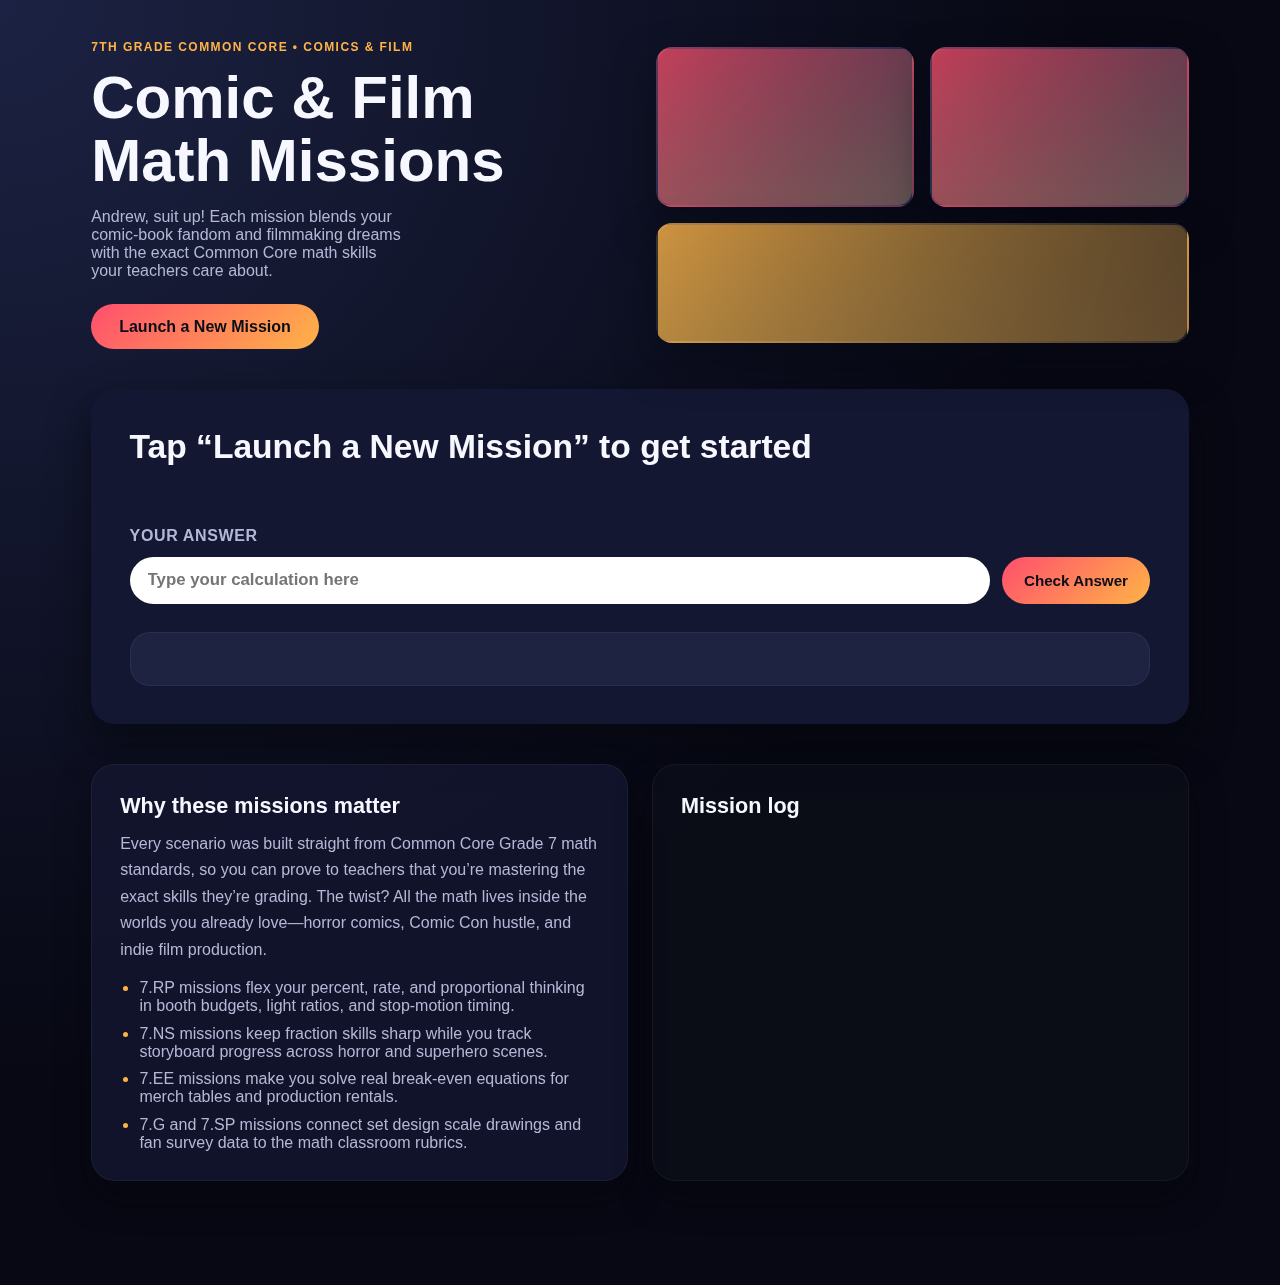
<file: Math Game Project/index.html>
<!DOCTYPE html>
<html lang="en">
  <head>
    <meta charset="UTF-8" />
    <meta name="viewport" content="width=device-width, initial-scale=1.0" />
    <title>Comic & Film Math Missions</title>
    <link rel="stylesheet" href="styles.css" />
  </head>
  <body>
    <main class="app-shell">
      <header class="hero">
        <div class="hero__text">
          <p class="hero__badge">7th Grade Common Core • Comics & Film</p>
          <h1>Comic &amp; Film Math Missions</h1>
          <p class="hero__lead">
            Andrew, suit up! Each mission blends your comic-book fandom and
            filmmaking dreams with the exact Common Core math skills your
            teachers care about.
          </p>
          <button id="mission-button" class="cta">Launch a New Mission</button>
        </div>
        <div class="hero__art" aria-hidden="true">
          <div class="panel panel--one"></div>
          <div class="panel panel--two"></div>
          <div class="panel panel--three"></div>
        </div>
      </header>

      <section class="mission" aria-live="polite">
        <div class="mission__header">
          <h2 id="mission-title">Tap “Launch a New Mission” to get started</h2>
          <p id="mission-standard" class="mission__standard"></p>
        </div>
        <p id="mission-context" class="mission__context"></p>
        <p id="mission-question" class="mission__question"></p>

        <form id="answer-form" class="answer" novalidate>
          <label class="answer__label" for="answer-input">Your answer</label>
          <div class="answer__controls">
            <input
              id="answer-input"
              name="answer"
              type="text"
              autocomplete="off"
              inputmode="decimal"
              placeholder="Type your calculation here"
              required
            />
            <button type="submit" class="cta cta--small">Check Answer</button>
          </div>
          <p class="answer__tip" id="answer-tip"></p>
        </form>

        <div id="feedback" class="feedback" hidden>
          <p id="feedback-result" class="feedback__result"></p>
          <p id="feedback-explanation" class="feedback__explanation"></p>
        </div>
      </section>

      <section class="intel">
        <div class="intel__card">
          <h3>Why these missions matter</h3>
          <p>
            Every scenario was built straight from Common Core Grade 7 math
            standards, so you can prove to teachers that you’re mastering the
            exact skills they’re grading. The twist? All the math lives inside
            the worlds you already love—horror comics, Comic Con hustle, and
            indie film production.
          </p>
          <ul id="intel-list" class="intel__list"></ul>
        </div>
        <div class="intel__card intel__card--log">
          <h3>Mission log</h3>
          <ol id="mission-log" class="mission-log"></ol>
        </div>
      </section>
    </main>

    <template id="log-entry-template">
      <li>
        <p class="mission-log__title"></p>
        <p class="mission-log__summary"></p>
      </li>
    </template>

    <script src="script.js"></script>
  </body>
</html>
</file>
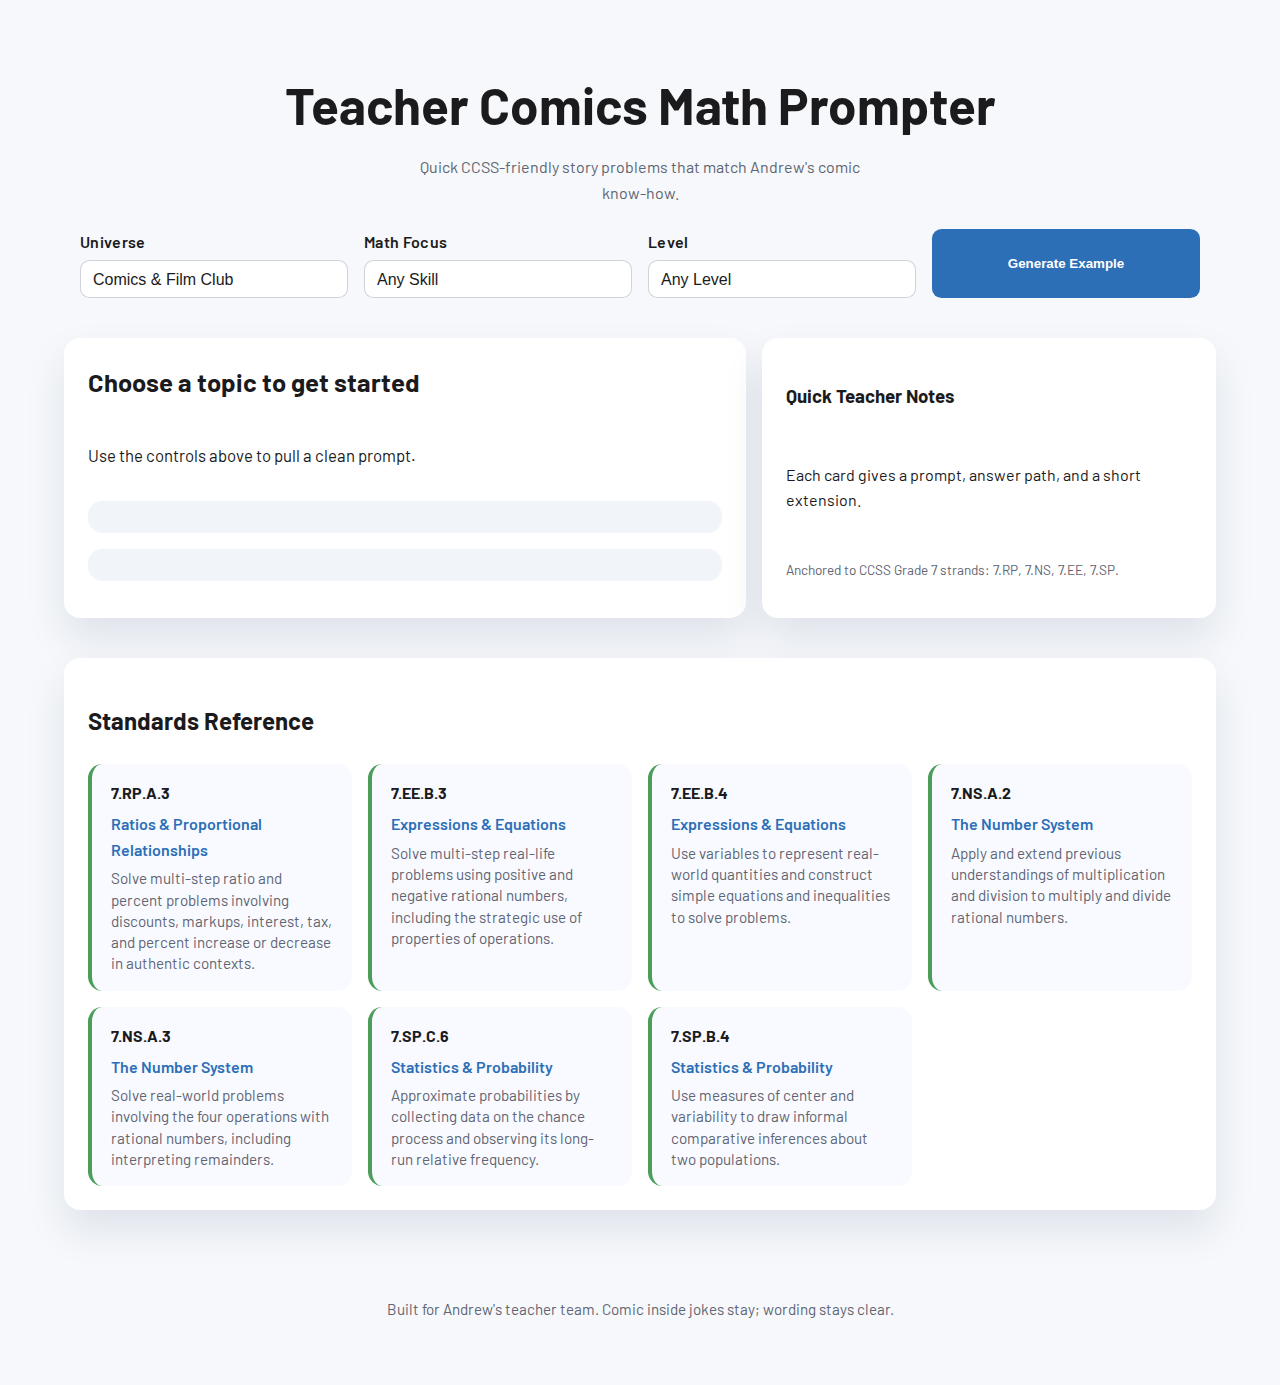
<file: MathGameProject/index.html>
<!DOCTYPE html>
<html lang="en">
<head>
  <meta charset="UTF-8" />
  <meta name="viewport" content="width=device-width, initial-scale=1.0" />
  <title>Teacher Comics Math Prompter</title>
  <link rel="stylesheet" href="styles.css" />
  <link rel="preconnect" href="https://fonts.googleapis.com" />
  <link rel="preconnect" href="https://fonts.gstatic.com" crossorigin />
  <link href="https://fonts.googleapis.com/css2?family=Barlow:wght@400;600;700&display=swap" rel="stylesheet" />
</head>
<body>
  <header class="hero">
    <h1>Teacher Comics Math Prompter</h1>
    <p class="tagline">Quick CCSS-friendly story problems that match Andrew's comic know-how.</p>
  </header>

  <main>
    <section class="controls">
      <div class="control-group">
        <label for="context">Universe</label>
        <select id="context">
          <option value="all">Comics &amp; Film Club</option>
          <option value="comics">Comic Books</option>
          <option value="film">Film Projects</option>
        </select>
      </div>
      <div class="control-group">
        <label for="skill">Math Focus</label>
        <select id="skill">
          <option value="all">Any Skill</option>
          <option value="percents">Percents &amp; Proportions (7.RP.A.3)</option>
          <option value="equations">Expressions &amp; Equations (7.EE.B.3/B.4)</option>
          <option value="numbers">Number Sense &amp; Ratios (7.NS.A)</option>
          <option value="stats">Statistics &amp; Probability (7.SP)</option>
        </select>
      </div>
      <div class="control-group">
        <label for="difficulty">Level</label>
        <select id="difficulty">
          <option value="all">Any Level</option>
          <option value="easy">Level 1 – Warm-Up</option>
          <option value="medium">Level 2 – Practice</option>
          <option value="hard">Level 3 – Challenge</option>
        </select>
      </div>
      <button id="generate" class="primary">Generate Example</button>
    </section>

    <section class="output" aria-live="polite">
      <article class="card" id="problem-card">
        <header class="card__header">
          <div>
            <h2 id="problem-title">Choose a topic to get started</h2>
            <p id="problem-context" class="card__context"></p>
          </div>
          <div class="standards" id="standard-tags"></div>
        </header>
        <div class="card__body">
          <p id="problem-text" class="card__prompt">Use the controls above to pull a clean prompt.</p>
        </div>
        <footer class="card__footer" id="solution-area">
          <div class="solution" id="solution-box"></div>
          <div class="extension" id="extension-box"></div>
        </footer>
      </article>

      <aside class="card research" id="research-card">
        <h3>Quick Teacher Notes</h3>
        <p>Each card gives a prompt, answer path, and a short extension.</p>
        <p class="small">Anchored to CCSS Grade 7 strands: 7.RP, 7.NS, 7.EE, 7.SP.</p>
      </aside>
    </section>

    <section class="standards-panel">
      <h2>Standards Reference</h2>
      <div class="standard-list" id="standards-list"></div>
    </section>
  </main>

  <footer class="footer">
    <p>Built for Andrew's teacher team. Comic inside jokes stay; wording stays clear.</p>
  </footer>

  <script src="app.js"></script>
</body>
</html>
</file>
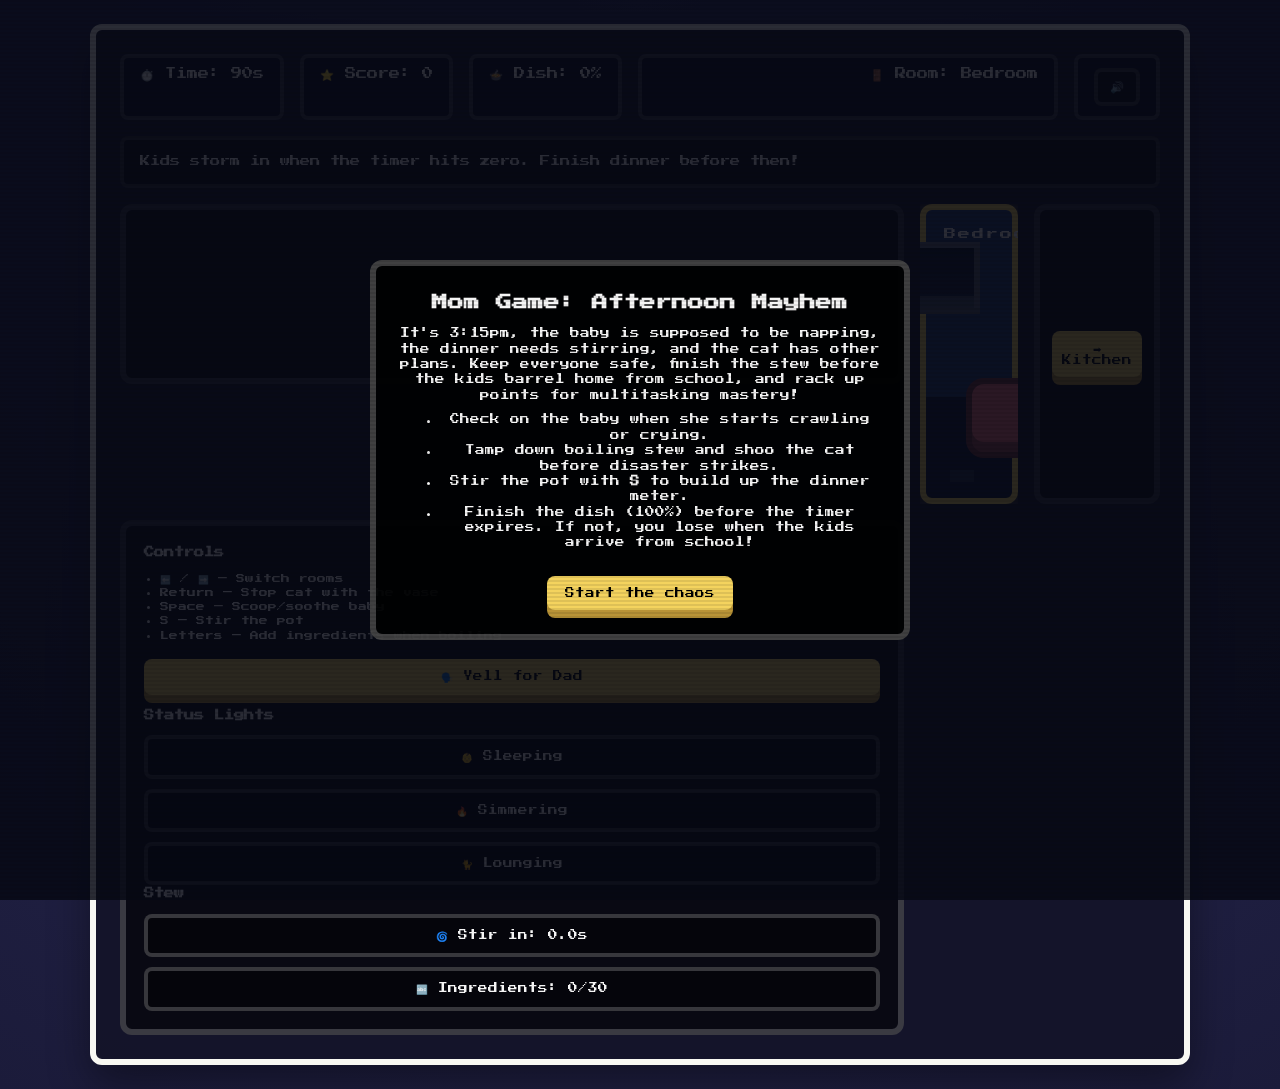
<file: mom-game.html>
<!DOCTYPE html>
<html lang="en">
<head>
    <meta charset="UTF-8">
    <meta name="viewport" content="width=device-width, initial-scale=1.0">
    <title>Mom Game: Afternoon Mayhem</title>
    <link rel="preconnect" href="https://fonts.googleapis.com">
    <link rel="preconnect" href="https://fonts.gstatic.com" crossorigin>
    <link href="https://fonts.googleapis.com/css2?family=Press+Start+2P&display=swap" rel="stylesheet">
    <link rel="stylesheet" href="mom-game.css">
</head>
<body>
    <div class="crt-overlay"></div>
    <div class="game-shell">
        <header class="hud">
            <div class="stat">⏱️ Time: <span id="timeStat">90</span>s</div>
            <div class="stat">⭐ Score: <span id="scoreStat">0</span></div>
            <div class="stat">🍲 Dish: <span id="dishStat">0%</span></div>
            <div class="stat room-indicator">🚪 Room: <span id="roomStat">Bedroom</span></div>
            <div class="stat audio-control">
                <button id="muteButton" class="mute-btn">🔊</button>
            </div>
        </header>

        <div class="objective" id="objective">
            Kids storm in when the timer hits zero. Finish dinner before then!
        </div>

        <main class="viewport">
            <section class="event-feed" id="eventFeed"></section>
        
            <div class="room-column">
                <section class="room bedroom active" id="bedroomScene">
                    <div class="room-title">Bedroom</div>
                    <div class="pixel-window"></div>
                    <div class="pixel-bed">
                        <div class="baby" id="babySprite"></div>
                    </div>
                    <div class="floor-detail"></div>
                    <div class="room-alert" id="bedroomAlert"></div>
                    <div class="room-alert" id="bedroomPenalty"></div>
                </section>

                <section class="room kitchen" id="kitchenScene">
                    <div class="room-title">Kitchen</div>
                    <div class="counter">
                        <div class="stove">
                            <div class="pot" id="potSprite"></div>
                            <div class="burner-glow" id="burnerGlow"></div>
                            <div class="letter-prompt" id="letterPrompt"></div>
                        </div>
                        <div class="cat-shelf">
                            <div class="vase" id="vaseSprite"></div>
                            <div class="cat" id="catSprite"></div>
                        </div>
                    </div>
                    <div class="ingredient-conveyor" id="ingredientConveyor"></div>
                    <div class="room-alert" id="kitchenAlert"></div>
                    <div class="room-alert" id="kitchenPenalty"></div>
                </section>
                <div class="kids-arrival" id="kidsArrival" hidden>
                    <div class="door" id="kidsDoor"></div>
                    <div class="kid k1"></div>
                    <div class="kid k2"></div>
                    <div class="kid k3"></div>
                    <div class="kid k4"></div>
                    <div class="backpack b1"></div>
                    <div class="backpack b2"></div>
                    <div class="backpack b3"></div>
                </div>
            </div>

            <aside class="nav-column" id="navColumn">
                <button id="navButton" class="nav-button">➡ Kitchen</button>
            </aside>

            <aside class="mechanics-column">
                <h2>Controls</h2>
                <ul>
                    <li>⬅️ / ➡️ — Switch rooms</li>
                    <li>Return — Stop cat with the vase</li>
                    <li>Space — Scoop/soothe baby</li>
                    <li>S — Stir the pot</li>
                    <li>Letters — Add ingredients when boiling</li>
                </ul>
                <button id="callDadButton" class="nav-button" style="margin-bottom:12px;">🗣️ Yell for Dad</button>
                <h2>Status Lights</h2>
                <div class="status-lights">
                    <div class="light" id="babyLight">👶 Sleeping</div>
                    <div class="light" id="potLight">🔥 Simmering</div>
                    <div class="light" id="catLight">🐈 Lounging</div>
                </div>
                <h2>Stew</h2>
                <div class="status-lights">
                    <div class="light" id="stirTimer">🌀 Stir in: <span id="stirCountdown">4.0</span>s</div>
                    <div class="light" id="letterCounter">🔤 Ingredients: <span id="lettersCount">0</span>/<span id="lettersTotal">30</span></div>
                </div>
            </aside>
        </main>

        

        <div class="overlay" id="gameOverlay">
            <div class="overlay-card" id="introCard">
                <h1>Mom Game: Afternoon Mayhem</h1>
                <p>
                    It&apos;s 3:15pm, the baby is supposed to be napping, the dinner needs stirring, and the cat has other plans.
                    Keep everyone safe, finish the stew before the kids barrel home from school, and rack up points for multitasking mastery!
                </p>
                <ul>
                    <li>Check on the baby when she starts crawling or crying.</li>
                    <li>Tamp down boiling stew and shoo the cat before disaster strikes.</li>
                    <li>Stir the pot with <strong>S</strong> to build up the dinner meter.</li>
                    <li>Finish the dish (100%) before the timer expires. If not, you lose when the kids arrive from school!</li>
                </ul>
                <button id="startButton">Start the chaos</button>
            </div>
            
            <div class="overlay-card" id="gameOverCard" style="display: none;">
                <h1 id="gameOverTitle">Shift Complete!</h1>
                <p id="gameOverMessage"></p>
                <button id="playAgainButton">Play again</button>
            </div>
        </div>
        <div class="overlay" id="dadOverlay" hidden>
            <div class="overlay-card">
                <h1>Yell for Dad…</h1>
                <div class="dad-roulette">
                    <div class="option">Helps ✅</div>
                    <div class="option">Makes it worse ❌</div>
                    <div class="arrow" id="dadArrow">➤</div>
                </div>
                <p id="dadOutcomeText"></p>
            </div>
        </div>
    </div>

    <script src="mom-game.js"></script>
</body>
</html>
</file>
<file: Math Game Project/styles.css>
:root {
  color-scheme: light dark;
  --bg: #0b0d17;
  --surface: #141731;
  --surface-alt: #1e2342;
  --accent: #ff4f6d;
  --accent-alt: #ffb347;
  --text: #f7f8ff;
  --muted: #b4b8d6;
  --success: #5fe3b5;
  --warning: #ffd25f;
  --error: #ff7b7b;
  font-size: 16px;
}

* {
  box-sizing: border-box;
}

body {
  margin: 0;
  font-family: "Trebuchet MS", "Segoe UI", sans-serif;
  background: radial-gradient(circle at top left, #1c2243, #070813 60%);
  color: var(--text);
  min-height: 100vh;
}

.app-shell {
  display: flex;
  flex-direction: column;
  gap: 2.5rem;
  padding: 2.5rem clamp(1rem, 4vw, 3.5rem);
  max-width: 1200px;
  margin: 0 auto 4rem;
}

.hero {
  display: grid;
  grid-template-columns: repeat(auto-fit, minmax(280px, 1fr));
  gap: 2rem;
  align-items: center;
}

.hero__badge {
  letter-spacing: 0.12em;
  text-transform: uppercase;
  color: var(--accent-alt);
  font-weight: 700;
  font-size: 0.75rem;
  margin: 0 0 0.75rem;
}

.hero h1 {
  font-size: clamp(2.5rem, 5vw, 3.75rem);
  margin: 0 0 1rem;
  line-height: 1.05;
}

.hero__lead {
  margin: 0 0 1.5rem;
  max-width: 36ch;
  color: var(--muted);
}

.hero__art {
  display: grid;
  gap: 1rem;
  grid-template-columns: repeat(2, minmax(0, 1fr));
  position: relative;
}

.panel {
  background: linear-gradient(135deg, rgba(255, 79, 109, 0.75), rgba(19, 28, 66, 0.95));
  border-radius: 1rem;
  border: 2px solid rgba(255, 255, 255, 0.08);
  box-shadow: 0 1.2rem 2.5rem rgba(7, 8, 19, 0.6);
  min-height: 160px;
  position: relative;
  overflow: hidden;
}

.panel::after {
  content: "";
  position: absolute;
  inset: 0;
  background: linear-gradient(160deg, transparent 0%, rgba(255, 180, 71, 0.35) 100%);
  mix-blend-mode: screen;
}

.panel--three {
  grid-column: 1 / -1;
  min-height: 120px;
  background: linear-gradient(135deg, rgba(255, 180, 71, 0.8), rgba(11, 13, 23, 0.8));
}

.cta {
  background: linear-gradient(135deg, var(--accent), var(--accent-alt));
  border: none;
  border-radius: 999px;
  padding: 0.85rem 1.75rem;
  color: #0b0d17;
  font-weight: 700;
  font-size: 1rem;
  cursor: pointer;
  transition: transform 0.2s ease, box-shadow 0.2s ease;
}

.cta:hover,
.cta:focus-visible {
  transform: translateY(-2px);
  box-shadow: 0 0.8rem 2rem rgba(255, 79, 109, 0.35);
}

.cta:focus-visible {
  outline: 3px solid rgba(255, 180, 71, 0.7);
  outline-offset: 2px;
}

.cta--small {
  padding: 0.7rem 1.4rem;
  font-size: 0.95rem;
}

.mission {
  background: var(--surface);
  border-radius: 1.5rem;
  padding: clamp(1.75rem, 3vw, 2.5rem);
  box-shadow: 0 1.2rem 2.5rem rgba(5, 6, 12, 0.65);
  display: grid;
  gap: 1rem;
}

.mission__header h2 {
  margin: 0;
  font-size: clamp(1.5rem, 3.2vw, 2.1rem);
}

.mission__standard {
  margin: 0.35rem 0 0;
  color: var(--warning);
  font-weight: 600;
  letter-spacing: 0.05em;
}

.mission__context {
  margin: 0;
  color: var(--muted);
  font-size: 1rem;
}

.mission__question {
  margin: 0;
  font-size: 1.15rem;
  font-weight: 600;
}

.answer {
  margin-top: 0.5rem;
  display: grid;
  gap: 0.75rem;
}

.answer__label {
  font-weight: 600;
  letter-spacing: 0.04em;
  text-transform: uppercase;
  color: var(--muted);
}

.answer__controls {
  display: flex;
  flex-wrap: wrap;
  gap: 0.75rem;
}

.answer__controls input {
  flex: 1 1 220px;
  min-height: 2.9rem;
  border-radius: 999px;
  border: 2px solid transparent;
  padding: 0 1rem;
  font-size: 1.05rem;
  font-weight: 600;
  transition: border-color 0.2s ease, box-shadow 0.2s ease;
}

.answer__controls input:focus-visible {
  border-color: var(--accent-alt);
  box-shadow: 0 0 0 4px rgba(255, 180, 71, 0.25);
  outline: none;
}

.answer__tip {
  margin: 0;
  color: var(--muted);
  font-size: 0.9rem;
}

.feedback {
  border-radius: 1.25rem;
  padding: 1.25rem;
  background: var(--surface-alt);
  border: 1px solid rgba(255, 255, 255, 0.06);
  display: grid;
  gap: 0.75rem;
}

.feedback__result {
  margin: 0;
  font-size: 1.15rem;
  font-weight: 700;
}

.feedback__explanation {
  margin: 0;
  color: var(--muted);
  line-height: 1.6;
}

.intel {
  display: grid;
  gap: 1.5rem;
  grid-template-columns: repeat(auto-fit, minmax(260px, 1fr));
}

.intel__card {
  background: rgba(20, 23, 49, 0.75);
  border-radius: 1.5rem;
  padding: 1.75rem;
  border: 1px solid rgba(255, 255, 255, 0.05);
  box-shadow: 0 1rem 2rem rgba(5, 6, 12, 0.55);
}

.intel__card h3 {
  margin: 0 0 0.75rem;
  font-size: 1.35rem;
}

.intel__card p {
  margin: 0 0 1rem;
  color: var(--muted);
  line-height: 1.65;
}

.intel__list {
  margin: 0;
  padding-left: 1.2rem;
  display: grid;
  gap: 0.6rem;
  color: var(--muted);
}

.intel__list li::marker {
  color: var(--accent-alt);
}

.intel__card--log {
  background: rgba(11, 13, 23, 0.85);
}

.mission-log {
  margin: 0;
  padding-left: 1.5rem;
  display: grid;
  gap: 1rem;
  color: var(--muted);
}

.mission-log__title {
  margin: 0;
  font-weight: 700;
  color: var(--text);
}

.mission-log__summary {
  margin: 0.35rem 0 0;
}

@media (max-width: 720px) {
  .app-shell {
    padding-top: 2rem;
  }

  .hero {
    text-align: center;
  }

  .hero__lead {
    margin-inline: auto;
  }

  .hero__art {
    order: -1;
  }
}
</file>
<file: MathGameProject/styles.css>
:root {
  --bg: #f6f8fb;
  --card: #ffffff;
  --accent: #2c6fb7;
  --accent-2: #4c9d5a;
  --text: #1b1b1d;
  --muted: #5f6572;
  --shadow: rgba(16, 38, 74, 0.1);
  --font: 'Barlow', system-ui, -apple-system, BlinkMacSystemFont, 'Segoe UI', sans-serif;
}

* {
  box-sizing: border-box;
}

body {
  margin: 0;
  font-family: var(--font);
  background: var(--bg);
  color: var(--text);
  min-height: 100vh;
  line-height: 1.6;
}

.hero {
  padding: clamp(2rem, 5vw, 4rem) clamp(1.5rem, 6vw, 5rem) 1.5rem;
  text-align: center;
}

.hero h1 {
  margin: 0 0 0.5rem;
  font-size: clamp(2rem, 6vw, 3.2rem);
}

.tagline {
  margin: 0 auto;
  color: var(--muted);
  max-width: 50ch;
}

main {
  padding: 0 clamp(1.5rem, 5vw, 4rem) 3rem;
  display: flex;
  flex-direction: column;
  gap: 2.5rem;
}

.controls {
  display: grid;
  grid-template-columns: repeat(auto-fit, minmax(220px, 1fr));
  gap: 1rem;
  background: transparent;
  padding: 0 clamp(0.5rem, 3vw, 1rem);
}

.control-group {
  display: flex;
  flex-direction: column;
  gap: 0.35rem;
}

label {
  font-weight: 600;
  letter-spacing: 0.02em;
}

select {
  background: #ffffff;
  color: var(--text);
  border: 1px solid rgba(16, 38, 74, 0.2);
  border-radius: 0.6rem;
  padding: 0.6rem 0.75rem;
  font-size: 1rem;
  appearance: none;
  outline: none;
  transition: border 0.2s ease;
}

select:focus {
  border-color: var(--accent);
}

.primary {
  background: var(--accent);
  color: #ffffff;
  font-weight: 600;
  border: none;
  border-radius: 0.6rem;
  padding: 0.8rem 1.2rem;
  cursor: pointer;
  transition: background 0.2s ease;
}

.primary:hover {
  background: #215a96;
}

.output {
  display: grid;
  grid-template-columns: minmax(0, 3fr) minmax(0, 2fr);
  gap: 1rem;
}

.card {
  background: var(--card);
  border-radius: 1rem;
  padding: 1.5rem;
  box-shadow: 0 20px 40px var(--shadow);
  display: flex;
  flex-direction: column;
  gap: 1rem;
}

.card__header {
  display: flex;
  justify-content: space-between;
  gap: 1rem;
  align-items: flex-start;
}

.card__header h2 {
  margin: 0;
  font-size: 1.6rem;
}

.card__context {
  color: var(--muted);
  margin: 0.35rem 0 0;
}

.card__prompt {
  line-height: 1.6;
  font-size: 1.05rem;
}

.standards {
  display: flex;
  flex-wrap: wrap;
  gap: 0.4rem;
  justify-content: flex-end;
}

.standard-tag {
  background: rgba(76, 157, 90, 0.15);
  color: var(--accent-2);
  padding: 0.35rem 0.6rem;
  border-radius: 999px;
  font-weight: 600;
  font-size: 0.8rem;
}

.card__footer {
  display: grid;
  gap: 1rem;
}

.solution,
.extension {
  background: #f1f4f8;
  border-radius: 0.9rem;
  padding: 1rem;
  line-height: 1.5;
}

.solution h3,
.extension h3 {
  margin-top: 0;
  margin-bottom: 0.6rem;
  font-size: 1.05rem;
}

.research .small {
  color: var(--muted);
  font-size: 0.85rem;
}

.standards-panel {
  background: var(--card);
  border-radius: 1rem;
  padding: 1.5rem;
  box-shadow: 0 20px 40px var(--shadow);
}

.standard-list {
  display: grid;
  gap: 1rem;
  grid-template-columns: repeat(auto-fit, minmax(240px, 1fr));
  margin-top: 1.5rem;
}

.standard-pill {
  background: #f8faff;
  border-left: 4px solid var(--accent-2);
  padding: 1rem 1.2rem;
  border-radius: 0.9rem;
  display: flex;
  flex-direction: column;
  gap: 0.35rem;
}

.standard-strand {
  font-weight: 600;
  color: var(--accent);
}

.standard-pill h4 {
  margin: 0;
  font-size: 1rem;
}

.standard-pill p {
  margin: 0;
  color: var(--muted);
  font-size: 0.95rem;
  line-height: 1.4;
}

.footer {
  text-align: center;
  padding: 1.5rem 1rem 3rem;
  color: var(--muted);
  font-size: 0.95rem;
}

@media (max-width: 960px) {
  .output {
    grid-template-columns: 1fr;
  }
}

@media (max-width: 640px) {
  .controls {
    grid-template-columns: 1fr;
  }

  .card__header {
    flex-direction: column;
    align-items: flex-start;
  }

  .standards {
    justify-content: flex-start;
  }
}
</file>
<file: mom-game.css>
:root {
    --bg-night: #1b1b3a;
    --bg-glow: #2f2f5e;
    --bedroom-wall: #273c75;
    --bedroom-floor: #0f1a36;
    --kitchen-wall: #264653;
    --kitchen-floor: #1b2832;
    --accent: #f4d35e;
    --alert: #ff6f59;
    --success: #7bed8d;
    --text: #f5f5f5;
}

* {
    box-sizing: border-box;
}

body {
    margin: 0;
    font-family: 'Press Start 2P', monospace;
    background: radial-gradient(circle at top, #2f2f5e, var(--bg-night));
    color: var(--text);
    min-height: 100vh;
    display: flex;
    align-items: center;
    justify-content: center;
    padding: 24px;
    image-rendering: pixelated;
    position: relative;
    overflow-x: hidden;
}

.crt-overlay::before {
    content: "";
    position: fixed;
    inset: 0;
    pointer-events: none;
    background: linear-gradient(rgba(0, 0, 0, 0.15) 50%, transparent 50%);
    background-size: 100% 4px;
    mix-blend-mode: multiply;
    z-index: 2;
    opacity: 0.6;
}

.game-shell {
    position: relative;
    background: rgba(20, 20, 40, 0.92);
    border: 6px solid #f8f8f2;
    border-radius: 12px;
    box-shadow: 0 18px 40px rgba(0, 0, 0, 0.4);
    width: min(1100px, 100%);
    padding: 24px;
    display: grid;
    gap: 16px;
    z-index: 1;
}

.hud {
    display: flex;
    flex-wrap: wrap;
    gap: 16px;
    justify-content: space-between;
    font-size: 0.7rem;
}

.stat {
    background: rgba(0, 0, 0, 0.35);
    padding: 10px 16px;
    border: 4px solid rgba(255, 255, 255, 0.2);
    border-radius: 8px;
}

.room-indicator {
    flex-grow: 1;
    text-align: right;
}

.audio-control {
    display: flex;
    align-items: center;
}

.mute-btn {
    background: rgba(0, 0, 0, 0.35);
    border: 4px solid rgba(255, 255, 255, 0.2);
    border-radius: 8px;
    padding: 8px 12px;
    font-family: inherit;
    font-size: 0.7rem;
    cursor: pointer;
    transition: all 0.2s ease;
    color: var(--text);
}

.mute-btn:hover {
    border-color: var(--accent);
    background: rgba(244, 211, 94, 0.1);
}

.mute-btn:active {
    transform: scale(0.95);
}

.objective {
    background: rgba(0, 0, 0, 0.55);
    padding: 14px 16px;
    border: 4px solid rgba(255, 255, 255, 0.15);
    border-radius: 8px;
    font-size: 0.65rem;
    line-height: 1.5;
}

.viewport {
    display: grid;
    grid-template-columns: 8fr 1fr 1fr; /* 80% room, 10% nav, 10% mechanics */
    gap: 16px;
    position: relative;
}

.room-column {
    position: relative;
    min-height: 300px;
    overflow: hidden;
}

.ingredient-conveyor {
    position: absolute;
    left: 0;
    right: 0;
    bottom: 110px; /* just above stove height */
    height: 54px;
    display: flex;
    align-items: center;
    gap: 12px;
    padding: 6px 12px;
    pointer-events: none;
    z-index: 6;
}

.ingredient-item {
    position: relative;
    display: inline-flex;
    align-items: center;
    justify-content: center;
    width: 36px;
    height: 36px;
    border: 3px solid rgba(255, 255, 255, 0.25);
    border-radius: 8px;
    background: rgba(0,0,0,0.35);
    color: var(--text);
    box-shadow: 0 0 0 4px rgba(0,0,0,0.25);
    transform: translateX(120%);
    z-index: 7;
}

.ingredient-item .icon {
    position: absolute;
    top: 2px;
    font-size: 1.1rem;
    line-height: 1;
}

.ingredient-item .label {
    position: absolute;
    bottom: -14px;
    font-size: 0.6rem;
}

.ingredient-item.ham { background: linear-gradient(to bottom, #ffadad, #ff8585); }
.ingredient-item.flower { background: linear-gradient(to bottom, #f8f8f2, #ffc6ff); }
.ingredient-item.carrot { background: linear-gradient(to bottom, #ffd166, #f8961e); }
.ingredient-item.grape { background: linear-gradient(to bottom, #b388eb, #7e57c2); }
.ingredient-item.fish { background: linear-gradient(to bottom, #90e0ef, #48cae4); }

.ingredient-item.show { animation: ingredientMarquee 5s linear forwards; }

@keyframes ingredientMarquee {
    0% { transform: translateX(120%); opacity: 1; }
    100% { transform: translateX(-140%); opacity: 1; }
}

.kids-arrival {
    position: absolute;
    inset: 0;
    pointer-events: none;
}

.kids-arrival .door {
    position: absolute;
    right: 12px;
    bottom: 18px;
    width: 36px;
    height: 72px;
    background: #5c6c7c;
    border: 4px solid rgba(0,0,0,0.5);
    border-radius: 4px;
    transform-origin: right center;
}

.kids-arrival.show .door {
    animation: doorOpen 2s ease forwards;
}

@keyframes doorOpen {
    0% { transform: rotateY(0deg); }
    100% { transform: rotateY(-70deg); }
}

.kids-arrival .kid {
    position: absolute;
    bottom: 18px;
    width: 26px;
    height: 36px;
    background: linear-gradient(to bottom, #ffd166, #f8961e);
    border: 4px solid rgba(0,0,0,0.5);
    border-radius: 8px;
    transform: translateX(140%);
}

.kids-arrival.show .k1 { animation: kidRun 1.4s ease-out 0.2s forwards; left: 65%; }
.kids-arrival.show .k2 { animation: kidRun 1.6s ease-out 0.35s forwards; left: 70%; }
.kids-arrival.show .k3 { animation: kidRun 1.8s ease-out 0.5s forwards; left: 75%; }
.kids-arrival.show .k4 { animation: kidRun 1.5s ease-out 0.65s forwards; left: 80%; }

@keyframes kidRun {
    0% { transform: translateX(140%) translateY(0); }
    70% { transform: translateX(0%) translateY(-6px); }
    100% { transform: translateX(-30%) translateY(0); }
}

.kids-arrival .backpack {
    position: absolute;
    bottom: 24px;
    width: 18px;
    height: 22px;
    background: #a1c6ea;
    border: 4px solid rgba(0,0,0,0.5);
    border-radius: 4px;
    opacity: 0;
}

.kids-arrival.show .b1 { left: 40%; animation: toss 1.4s ease-out 0.6s forwards; }
.kids-arrival.show .b2 { left: 48%; animation: toss 1.5s ease-out 0.7s forwards; }
.kids-arrival.show .b3 { left: 56%; animation: toss 1.3s ease-out 0.8s forwards; }

@keyframes toss {
    0% { opacity: 0; transform: translateY(0) rotate(0deg); }
    40% { opacity: 1; transform: translateY(-50px) rotate(20deg); }
    100% { opacity: 1; transform: translateY(0) rotate(0deg); }
}

.room {
    position: absolute;
    inset: 0;
    padding: 18px;
    border: 6px solid rgba(255, 255, 255, 0.2);
    border-radius: 12px;
    transition: transform 0.35s ease, opacity 0.35s ease;
    opacity: 0;
    transform: translateX(16px) scale(0.98);
}

.room.active {
    opacity: 1;
    transform: translateX(0) scale(1);
    border-color: var(--accent);
    box-shadow: 0 0 18px rgba(244, 211, 94, 0.4);
}

.nav-column {
    background: rgba(0, 0, 0, 0.55);
    border: 6px solid rgba(255, 255, 255, 0.2);
    border-radius: 12px;
    padding: 12px;
    display: flex;
    align-items: center;
    justify-content: center;
}

.nav-button {
    width: 100%;
    padding: 12px 10px;
    background: var(--accent);
    border: none;
    border-radius: 8px;
    font-family: inherit;
    cursor: pointer;
    font-size: 0.6rem;
    box-shadow: 0 8px 0 #b89337;
    transition: transform 0.1s ease;
}

.nav-button:active {
    transform: translateY(3px);
    box-shadow: 0 4px 0 #8f6d27;
}

.mechanics-column {
    background: rgba(0, 0, 0, 0.55);
    border: 6px solid rgba(255, 255, 255, 0.2);
    border-radius: 12px;
    padding: 18px;
    font-size: 0.55rem;
    line-height: 1.6;
}

.mechanics-column h2 {
    font-size: 0.65rem;
    margin: 0 0 12px;
}

.mechanics-column ul {
    margin: 0 0 16px;
    padding-left: 16px;
}

.room-title {
    font-size: 0.75rem;
    margin-bottom: 12px;
    letter-spacing: 2px;
}

.room-alert {
    position: absolute;
    bottom: 16px;
    left: 50%;
    transform: translateX(-50%);
    background: rgba(0, 0, 0, 0.8);
    padding: 10px 16px;
    border: 4px solid rgba(255, 255, 255, 0.25);
    border-radius: 8px;
    font-size: 0.6rem;
    min-width: 200px;
    text-align: center;
    opacity: 0;
    transition: opacity 0.2s ease;
}

.room-alert.show {
    opacity: 1;
}

.bedroom {
    background: linear-gradient(to bottom, var(--bedroom-wall) 65%, var(--bedroom-floor) 65%);
}

.pixel-window {
    position: absolute;
    right: 32px;
    top: 32px;
    width: 96px;
    height: 72px;
    background: linear-gradient(to bottom, #0b132b, #1c2541);
    border: 6px solid rgba(255, 255, 255, 0.3);
    box-shadow: inset 0 -12px rgba(255, 255, 255, 0.2);
}

.pixel-bed {
    position: absolute;
    bottom: 40px;
    left: 40px;
    width: 180px;
    height: 80px;
    background: #f67280;
    border: 6px solid rgba(0, 0, 0, 0.5);
    border-radius: 18px;
    box-shadow: inset 0 -10px rgba(0, 0, 0, 0.35);
}

.floor-detail {
    position: absolute;
    bottom: 16px;
    left: 24px;
    right: 24px;
    height: 12px;
    background: repeating-linear-gradient(
        90deg,
        rgba(255, 255, 255, 0.1) 0,
        rgba(255, 255, 255, 0.1) 24px,
        transparent 24px,
        transparent 48px
    );
}

.baby {
    position: absolute;
    bottom: 28px;
    left: 48px;
    width: 48px;
    height: 32px;
    background: linear-gradient(to right, #ffe0b2, #f9caa7);
    border: 4px solid rgba(0, 0, 0, 0.45);
    border-radius: 12px 12px 16px 16px;
    transition: left 0.4s ease, transform 0.3s ease;
}

.baby.sleeping {
    left: 48px;
    transform: rotate(0deg);
}

.baby.crawling {
    left: 108px;
    transform: rotate(6deg);
}

.baby.crying {
    animation: shake 0.15s infinite alternate;
    background: linear-gradient(to right, #ffd1dc, #ff99a6);
}

@keyframes shake {
    from {
        transform: translateX(-2px) rotate(-4deg);
    }
    to {
        transform: translateX(2px) rotate(4deg);
    }
}

.kitchen {
    background: linear-gradient(to bottom, var(--kitchen-wall) 65%, var(--kitchen-floor) 65%);
}

.counter {
    display: flex;
    gap: 18px;
    align-items: flex-end;
    height: 100%;
}

.stove {
    position: relative;
    background: #3a3d47;
    border: 6px solid rgba(0, 0, 0, 0.6);
    width: 180px;
    height: 120px;
    border-radius: 14px;
    display: flex;
    align-items: center;
    justify-content: center;
}

.pot {
    position: relative;
    width: 80px;
    height: 56px;
    background: linear-gradient(to bottom, #5e60ce, #3f37c9);
    border: 6px solid rgba(0, 0, 0, 0.6);
    border-radius: 10px;
    transition: transform 0.2s ease;
}

.pot::after {
    content: "";
    position: absolute;
    bottom: 100%;
    left: 12px;
    right: 12px;
    height: 10px;
    background: #ffd166;
    border: 4px solid rgba(0, 0, 0, 0.6);
    border-radius: 6px 6px 0 0;
}

.pot.boiling {
    transform: translateY(-6px);
}

.pot.burning {
    background: linear-gradient(to bottom, #f94144, #f3722c);
}

.burner-glow {
    position: absolute;
    width: 120px;
    height: 16px;
    bottom: 20px;
    background: radial-gradient(circle, rgba(255, 111, 89, 0.7), transparent 70%);
    opacity: 0.4;
    transition: opacity 0.2s ease;
}

.burner-glow.active {
    opacity: 1;
}

.cat-shelf {
    position: relative;
    flex: 1;
    height: 150px;
    background: linear-gradient(to top, rgba(0, 0, 0, 0.35), transparent);
    border: 4px solid rgba(0, 0, 0, 0.35);
    border-radius: 12px;
    padding: 18px;
}

.vase {
    position: absolute;
    top: 32px;
    right: 48px;
    width: 28px;
    height: 56px;
    background: linear-gradient(to bottom, #f8f8f2, #a1c6ea);
    border: 4px solid rgba(0, 0, 0, 0.35);
    border-radius: 12px 12px 8px 8px;
    transition: transform 0.3s ease, opacity 0.3s ease;
}

.vase.falling {
    transform: translateY(60px) rotate(18deg);
}

.vase.broken {
    opacity: 0.25;
}

.cat {
    position: absolute;
    bottom: 18px;
    right: 24px;
    width: 70px;
    height: 36px;
    background: linear-gradient(to right, #6d597a, #4c3b4d);
    border: 4px solid rgba(0, 0, 0, 0.45);
    border-radius: 18px 18px 14px 14px;
    transition: transform 0.3s ease;
}

.cat.mischief {
    transform: translateX(-30px) rotate(-4deg);
}

.cat.prowl {
    transform: translateX(-10px) rotate(-2deg);
}

.command-panel {
    background: rgba(0, 0, 0, 0.55);
    border: 6px solid rgba(255, 255, 255, 0.2);
    border-radius: 12px;
    padding: 18px;
    font-size: 0.55rem;
    line-height: 1.6;
}

.command-panel h2 {
    font-size: 0.65rem;
    margin: 0 0 12px;
}

.command-panel ul {
    margin: 0 0 16px;
    padding-left: 16px;
}

.event-feed {
    background: rgba(0, 0, 0, 0.55);
    border: 6px solid rgba(255, 255, 255, 0.2);
    border-radius: 12px;
    padding: 16px;
    font-size: 0.55rem;
    height: 180px;
    overflow-y: auto;
    display: flex;
    flex-direction: column-reverse;
}

.feed-entry {
    padding: 8px 10px;
    margin-top: 8px;
    background: rgba(255, 255, 255, 0.08);
    border: 3px solid rgba(255, 255, 255, 0.1);
    border-radius: 8px;
}

.feed-entry.alert {
    border-color: var(--alert);
    color: var(--alert);
}

.feed-entry.success {
    border-color: var(--success);
    color: var(--success);
}

.status-lights {
    display: grid;
    gap: 10px;
}

.light {
    background: rgba(0, 0, 0, 0.4);
    border: 4px solid rgba(255, 255, 255, 0.2);
    border-radius: 8px;
    padding: 10px;
    text-align: center;
    font-size: 0.6rem;
    transition: border-color 0.2s ease, color 0.2s ease;
}

.light.warning {
    border-color: var(--alert);
    color: var(--alert);
}

.overlay {
    position: fixed;
    inset: 0;
    background: rgba(6, 8, 20, 0.85);
    display: grid;
    place-items: center;
    padding: 24px;
    z-index: 4;
}

.overlay-card {
    max-width: 540px;
    background: rgba(0, 0, 0, 0.85);
    border: 6px solid rgba(255, 255, 255, 0.25);
    border-radius: 12px;
    padding: 24px;
    text-align: center;
    font-size: 0.6rem;
    line-height: 1.6;
}

.overlay-card h1 {
    font-size: 1rem;
    margin-top: 0;
}

.overlay-card button {
    margin-top: 16px;
    padding: 12px 18px;
    background: var(--accent);
    border: none;
    border-radius: 8px;
    font-family: inherit;
    cursor: pointer;
    font-size: 0.6rem;
    box-shadow: 0 8px 0 #b89337;
    transition: transform 0.1s ease;
}

.overlay-card button:active {
    transform: translateY(3px);
    box-shadow: 0 4px 0 #8f6d27;
}

.dad-roulette {
    position: relative;
    display: grid;
    grid-template-columns: 1fr 1fr;
    gap: 12px;
    margin: 12px auto;
    max-width: 360px;
}

.dad-roulette .option {
    background: rgba(255, 255, 255, 0.08);
    border: 3px solid rgba(255, 255, 255, 0.2);
    border-radius: 8px;
    padding: 12px;
}

.dad-roulette .arrow {
    position: absolute;
    top: -6px;
    left: 25%;
    font-size: 1.2rem;
    animation: arrowCycle 0.25s linear infinite;
}

@keyframes arrowCycle {
    0% { left: 25%; }
    50% { left: 75%; }
    100% { left: 25%; }
}

.letter-prompt {
    position: absolute;
    left: 50%;
    bottom: 48px;
    transform: translateX(-50%);
    width: 36px;
    height: 36px;
    display: none;
    align-items: center;
    justify-content: center;
    background: rgba(255, 255, 255, 0.1);
    border: 3px solid rgba(255, 255, 255, 0.25);
    border-radius: 8px;
    color: var(--accent);
    font-size: 0.8rem;
    animation: rise 3.2s linear forwards;
}

@keyframes rise {
    from {
        opacity: 1;
        transform: translate(-50%, 0);
    }
    to {
        opacity: 0;
        transform: translate(-50%, -120px);
    }
}

@media (max-width: 1024px) {
    body {
        padding: 12px;
    }

    .game-shell {
        padding: 16px;
    }

    .viewport {
        grid-template-columns: 1fr;
    }

    .nav-column, .mechanics-column {
        display: none;
    }

    .room {
        opacity: 1 !important;
        transform: none !important;
        position: relative;
    }
}

@media (max-width: 720px) {
    .hud {
        flex-direction: column;
        align-items: stretch;
    }

    .room-indicator {
        text-align: left;
    }
}
</file>
